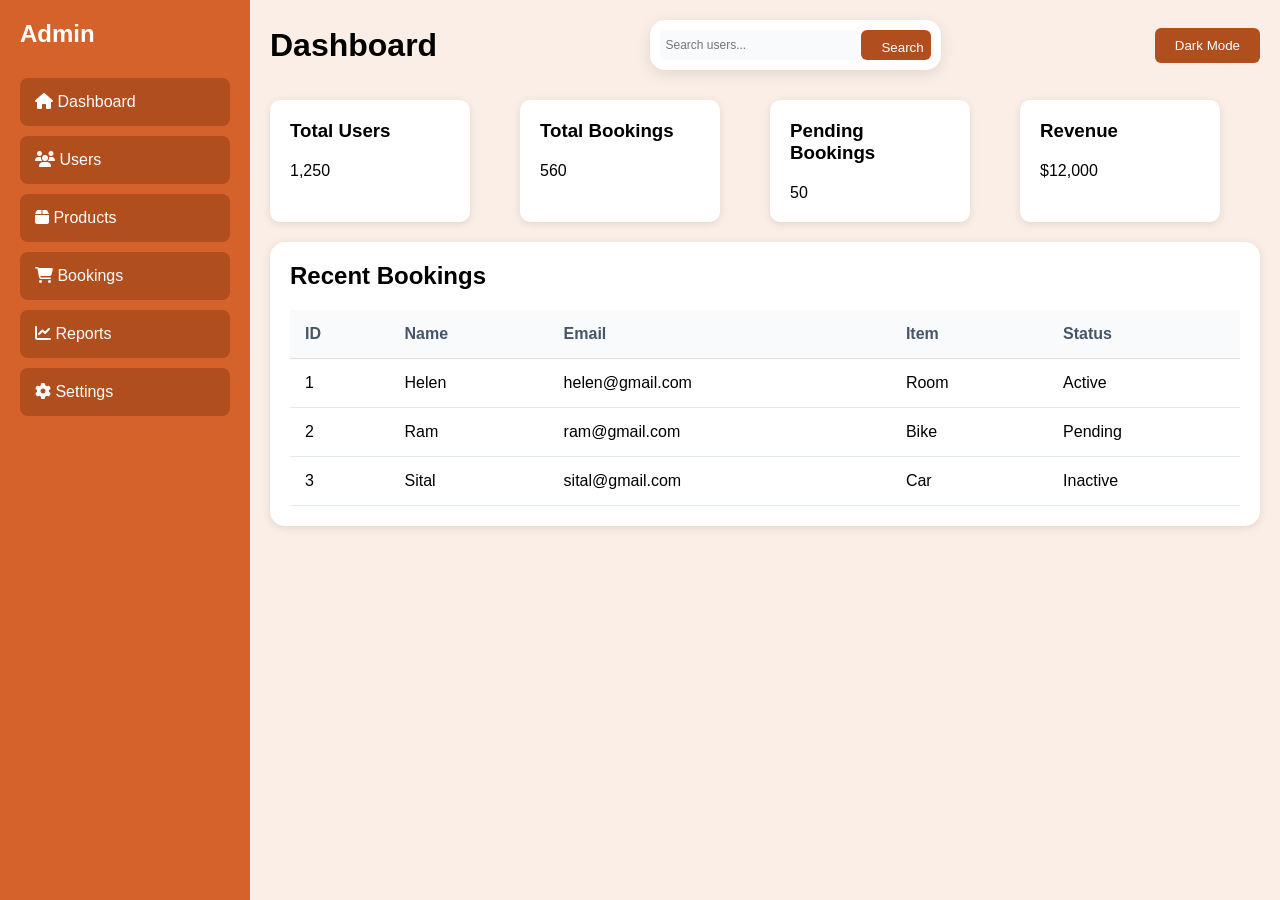
<file: index.html>
<!DOCTYPE html>
<html lang="en">
<head>
  <meta charset="UTF-8">
  <meta name="viewport" content="width=device-width, initial-scale=1.0">
  <title>Admin Panel</title>
  <link rel="stylesheet" href="style.css">
   <link rel="stylesheet"
  href="https://cdnjs.cloudflare.com/ajax/libs/font-awesome/6.5.1/css/all.min.css">
</head>

<body>

<div class="container">

  <!-- Sidebar -->
  <aside class="sidebar">

    <h2 class="logo">Admin</h2>

    <ul>
      <li><i class="fa fa-home"></i> Dashboard</li>
      <li><i class="fa fa-users"></i> Users</li>
      <li><i class="fa fa-box"></i> Products</li>
      <li><i class="fa fa-cart-shopping"></i> Bookings</li>
      <li><i class="fa fa-chart-line"></i> Reports</li>
      <li><i class="fa fa-gear"></i> Settings</li>
    </ul>

  </aside>

  <!-- Main -->
  <main class="main">

    <!-- Navbar -->
     <div class="navbar">

      <h1>Dashboard</h1> 

      <!-- Top Navbar
      <div class="navbar">
        <button>Logout</button>
      </div>  -->

      <div class="search-box">

  <input type="text" placeholder="Search users..." />

  <button>
    Search
  </button>
</div>

<div class="nav-right">
        <button id="darkBtn">Dark Mode</button>
      </div>

    </div>

    <!-- Cards -->
    <div class="cards">

      <div class="card">
        <h3>Total Users</h3>
        <p>1,250</p>
      </div>

      <div class="card">
        <h3>Total Bookings</h3>
        <p>560</p>
      </div>

       <div class="card">
        <h3>Pending Bookings</h3>
        <p>50</p>
      </div>

      <div class="card">
        <h3>Revenue</h3>
        <p>$12,000</p>
      </div>

    </div>

    <!-- Table -->
    <div class="table-section">

      <h2>Recent Bookings</h2>

      <table>

        <thead>
          <tr>
            <th>ID</th>
            <th>Name</th>
            <th>Email</th>
            <th>Item</th>
            <th>Status</th>
          </tr>
        </thead>

        <tbody>

          <tr>
            <td>1</td>
            <td>Helen</td>
            <td>helen@gmail.com</td>
            <td>Room</td>
            <td>Active</td>
          </tr>

          <tr>
            <td>2</td>
            <td>Ram</td>
            <td>ram@gmail.com</td>
            <td>Bike</td>
            <td>Pending</td>
          </tr>

          <tr>
            <td>3</td>
            <td>Sital</td>
            <td>sital@gmail.com</td>
            <td>Car</td>
            <td>Inactive</td>
          </tr>

        </tbody>

      </table>

    </div>

  </main>

</div>

<script src="script.js"></script>

</body>
</html>
</file>
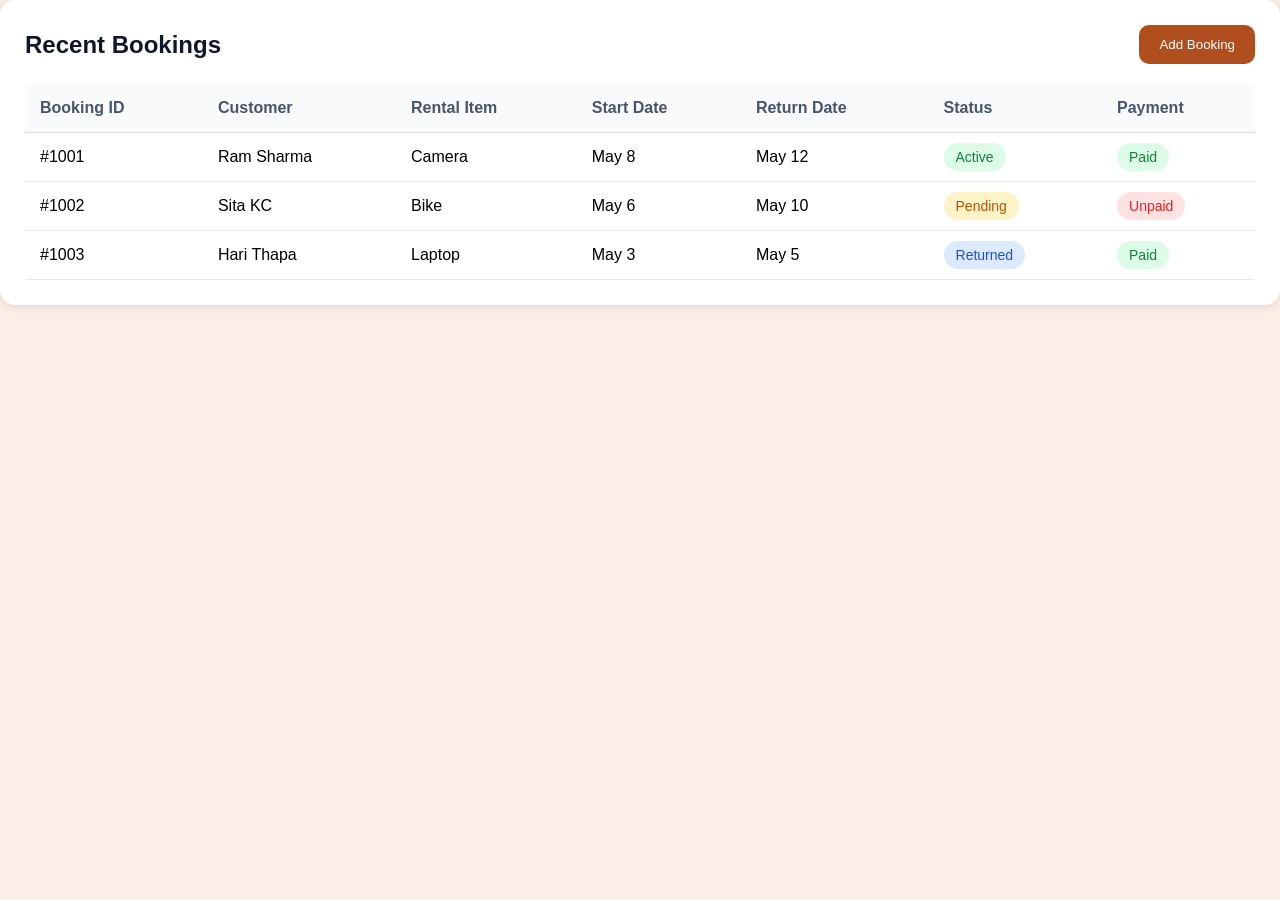
<file: booking.html>
<!DOCTYPE html>
<html lang="en">
<head>
    <meta charset="UTF-8">
    <meta name="viewport" content="width=device-width, initial-scale=1.0">
    <title>booking</title>
    <link rel="stylesheet" href="style.css">
</head>
<body>
    <div class="table-container">

  <div class="table-header">

    <h2>Recent Bookings</h2>

    <button>Add Booking</button>

  </div>

  <table>

    <thead>

      <tr>
        <th>Booking ID</th>
        <th>Customer</th>
        <th>Rental Item</th>
        <th>Start Date</th>
        <th>Return Date</th>
        <th>Status</th>
        <th>Payment</th>
      </tr>

    </thead>

    <tbody>

      <tr>
        <td>#1001</td>
        <td>Ram Sharma</td>
        <td>Camera</td>
        <td>May 8</td>
        <td>May 12</td>
        <td><span class="active">Active</span></td>
        <td><span class="paid">Paid</span></td>
      </tr>

      <tr>
        <td>#1002</td>
        <td>Sita KC</td>
        <td>Bike</td>
        <td>May 6</td>
        <td>May 10</td>
        <td><span class="pending">Pending</span></td>
        <td><span class="unpaid">Unpaid</span></td>
      </tr>

      <tr>
        <td>#1003</td>
        <td>Hari Thapa</td>
        <td>Laptop</td>
        <td>May 3</td>
        <td>May 5</td>
        <td><span class="returned">Returned</span></td>
        <td><span class="paid">Paid</span></td>
      </tr>

    </tbody>

  </table>

</div>
    
</body>
</html>
</file>
<file: style.css>
*{
  margin: 0;
  padding: 0;
  box-sizing: border-box;
  font-family: Arial;
}

:root{
     --primary-color: #b04e1e;
    --secondary-color: #d4622a;
    --text-dark: #1a1a1a;
    --text-light: #4c4d4f;
    --background:#faeee6;
}

body{
  background: var(--background);
  transition: 0.3s;
   /* height:100vh; 
  display:flex;
  justify-content:center;
  align-items:center*/
}

.search-box{
  display:flex;
  align-items:center;
  background:white;
  padding:10px;
  border-radius:15px;
  box-shadow:0 4px 15px rgba(0,0,0,0.1);
  gap:1px;
}

.search-box input{
  width:200px;
  padding:2px 5px;
  border:none;
  outline:none;
  font-size:12px;
  border-radius:5px;
  background:#f8fafc;
  height: 30px;
}

.search-box button{
  padding:12px 20px;
  border:none;
  background:var(--primary-color);
  color:white;
  border-radius:10px;
  cursor:pointer;
  transition:0.3s;
  height: 30px;
  width: 70px;
}

.search-box button:hover{
  background:var(--secondary-color);
}

.container{
  display: flex;
}

/* Sidebar */
.sidebar{
  width: 250px;
  height: 100vh;
  background: var(--secondary-color);
  color: white;
  padding: 20px;
  position: fixed;
}

.sidebar h2{
  margin-bottom: 30px;
}

.sidebar ul{
  list-style: none;
}

.sidebar ul li{
  padding: 15px;
  margin-bottom: 10px;
  background: var(--primary-color);
  border-radius: 8px;
  cursor: pointer;
  transition: 0.3s;
}

.sidebar ul li:hover{
  /* background:var(--background); */
  color: yellow
}

/* Main Section */
.main{
  flex: 1;
  padding: 20px;
  margin-left: 250px;
  width: 100%;

}

/* Navbar */
.navbar{
  display: flex;
  justify-content: space-between;
  align-items: center;
  margin-bottom: 30px;
}

.navbar button{
  padding: 10px 20px;
  border: none;
  background: var(--primary-color);
  color: white;
  border-radius: 6px;
  cursor: pointer;
}

.navbar button:hover{
  background: var(--secondary-color);
}

/* .nav-right button:hover{
  background-color: var(--secondary-color);
} */

/* #darkBtn{
  padding:10px 18px;
  border:none;
  background: var(--primary-color);
  color:white;
  border-radius:8px;
  cursor:pointer;
} */

/* Cards */
.cards{
  display:grid;
  grid-template-columns:repeat(auto-fit,minmax(220px,1fr));
  gap:10px;
  margin-bottom:20px;
}

.card{
  background: white;
  padding: 20px;
  border-radius: 10px;
  width: 200px;
  box-shadow: 0 2px 8px rgba(0,0,0,0.1);
}

.card h3{
  margin-bottom: 20px;
}

/* Table */
.table-section{
  background:white;
  padding:20px;
  border-radius:15px;
  box-shadow:0 2px 10px rgba(0,0,0,0.1);
}

table{
  width:100%;
  border-collapse:collapse;
  margin-top:20px;
}

table th,
table td{
  padding:15px;
  text-align:left;
  border-bottom:1px solid #ddd;
}

/* Dark Mode */
.dark{
  background:#0f172a;
  color:white;
}

.dark .card,
.dark .table-section{
  background:#1e293b;
  color:white;
}

.dark table td,
.dark table th{
  border-color:#334155;
}

/* BookingTable Container */
.table-container{
  background:white;
  padding:25px;
  border-radius:15px;
  box-shadow:0 2px 10px rgba(0,0,0,0.1);
  overflow-x:auto;
}

/* Header */
.table-header{
  display:flex;
  justify-content:space-between;
  align-items:center;
  margin-bottom:20px;
}

.table-header h2{
  color:#0f172a;
}

.table-header button{
  padding:12px 20px;
  border:none;
  background: var(--primary-color);
  color:white;
  border-radius:10px;
  cursor:pointer;
  transition:0.3s;
}

.table-header button:hover{
  background: var(--secondary-color);
}

/* Table */
table{
  width:100%;
  border-collapse:collapse;
}

table th{
  background:#f8fafc;
  color:#475569;
  padding:15px;
  text-align:left;
}

table td{
  padding:15px;
  border-bottom:1px solid #e2e8f0;
}

table tr:hover{
  background:#f8fafc;
}

/* Status */
.active{
  background:#dcfce7;
  color:#15803d;
  padding:6px 12px;
  border-radius:20px;
  font-size:14px;
}

.pending{
  background:#fef3c7;
  color:#b45309;
  padding:6px 12px;
  border-radius:20px;
  font-size:14px;
}

.returned{
  background:#dbeafe;
  color:#1d4ed8;
  padding:6px 12px;
  border-radius:20px;
  font-size:14px;
}

/* Payment */
.paid{
  background:#dcfce7;
  color:#15803d;
  padding:6px 12px;
  border-radius:20px;
  font-size:14px;
}

.unpaid{
  background:#fee2e2;
  color:#dc2626;
  padding:6px 12px;
  border-radius:20px;
  font-size:14px;
}

/* Responsive */
@media(max-width:768px){

  .table-header{
    flex-direction:column;
    gap:15px;
    align-items:flex-start;
  }

  .sidebar{
    width:80px;
  }

  .sidebar .logo{
    font-size:18px;
  }

  .sidebar ul li{
    font-size:12px;
  }

  .main{
    margin-left:80px;
  }
}
</file>
